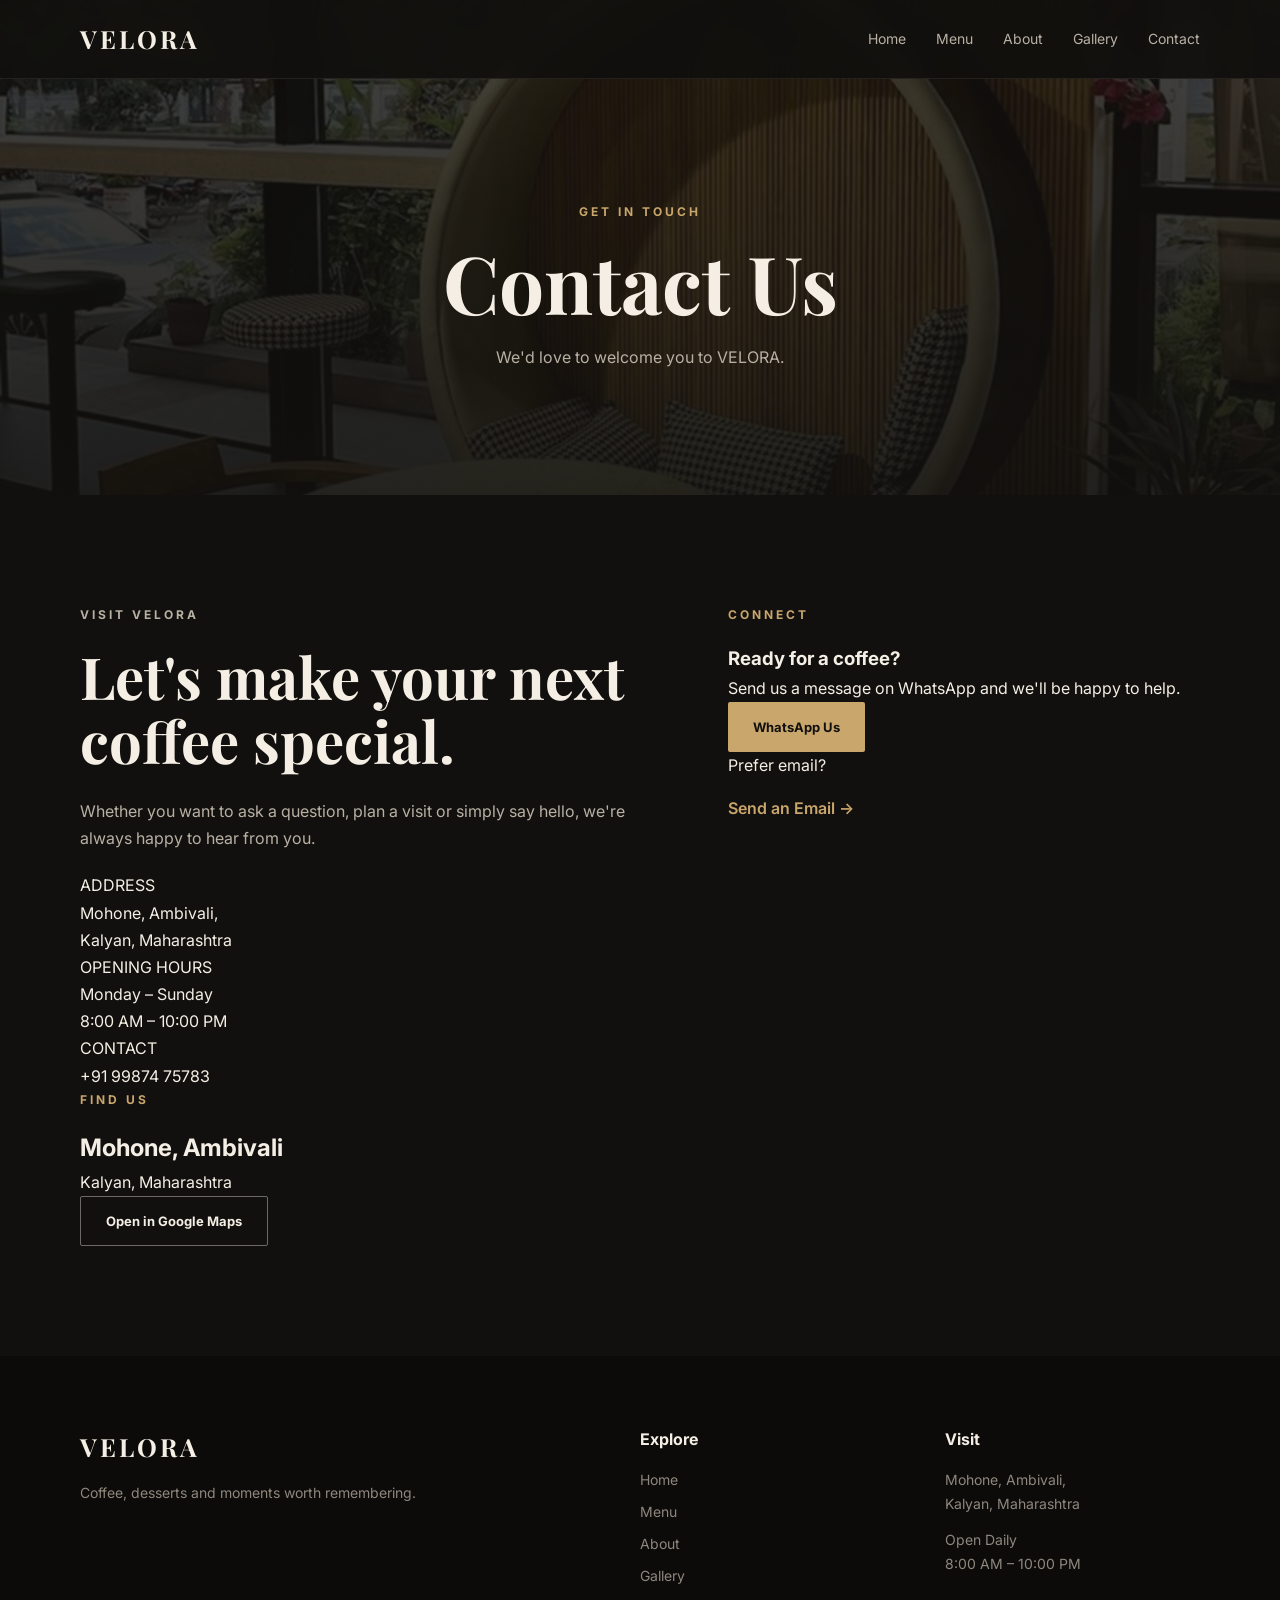
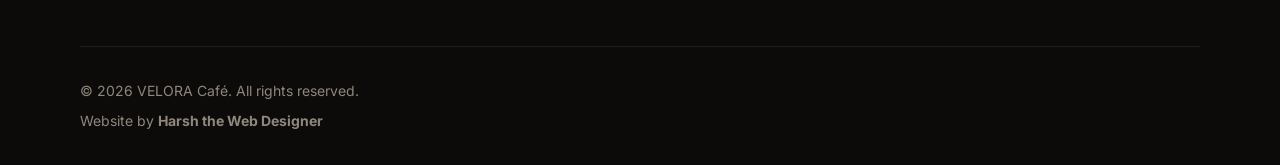
<file: contact.html>
<!DOCTYPE html>
<html lang="en">

<head>
    <meta charset="UTF-8">

    <meta name="viewport"
        content="width=device-width, initial-scale=1.0">

    <meta name="description"
        content="Contact VELORA Café — Find us, call us or connect with us on WhatsApp.">

    <title>Contact | VELORA Café</title>

    <link rel="preconnect" href="https://fonts.googleapis.com">
    <link rel="preconnect" href="https://fonts.gstatic.com" crossorigin>

    <link
        href="https://fonts.googleapis.com/css2?family=Inter:wght@400;500;600;700&family=Playfair+Display:wght@500;600;700&display=swap"
        rel="stylesheet">

    <link rel="stylesheet" href="style.css">
</head>

<body>

    <!-- HEADER -->

    <header class="header">

        <div class="container nav-container">

            <a href="index.html" class="logo">
                VELORA
            </a>

            <button class="menu-toggle" aria-label="Open Menu">
                ☰
            </button>

            <nav class="nav">

                <a href="index.html">Home</a>
                <a href="menu.html">Menu</a>
                <a href="about.html">About</a>
                <a href="gallery.html">Gallery</a>
                <a href="contact.html">Contact</a>

            </nav>

        </div>

    </header>


    <!-- CONTACT HERO -->

    <section class="page-hero">

        <div class="container page-hero-content">

            <p class="eyebrow">
                GET IN TOUCH
            </p>

            <h1>
                Contact Us
            </h1>

            <p>
                We'd love to welcome you to VELORA.
            </p>

        </div>

    </section>


    <!-- CONTACT -->

    <main class="section">

        <div class="container contact-grid">

            <!-- CONTACT INFO -->

            <div class="contact-info">

                <p class="eyebrow">
                    VISIT VELORA
                </p>

                <h2>
                    Let's make your next coffee special.
                </h2>

                <p>
                    Whether you want to ask a question,
                    plan a visit or simply say hello,
                    we're always happy to hear from you.
                </p>


                <div class="contact-detail">

                    <span>ADDRESS</span>

                    <p>
                        Mohone, Ambivali,<br>
                        Kalyan, Maharashtra
                    </p>

                </div>


                <div class="contact-detail">

                    <span>OPENING HOURS</span>

                    <p>
                        Monday – Sunday<br>
                        8:00 AM – 10:00 PM
                    </p>

                </div>


                <div class="contact-detail">

                    <span>CONTACT</span>

                    <p>
                        +91 99874 75783
                    </p>

                </div>

            </div>


            <!-- CONTACT CARD -->

            <div class="contact-card">

                <p class="eyebrow">
                    CONNECT
                </p>

                <h3>
                    Ready for a coffee?
                </h3>

                <p>
                    Send us a message on WhatsApp
                    and we'll be happy to help.
                </p>

                <a
                    href="https://wa.me/919987475783"
                    target="_blank"
                    class="btn btn-primary">

                    WhatsApp Us

                </a>


                <div class="contact-divider"></div>


                <p class="small-text">
                    Prefer email?
                </p>

                <a
                    href="mailto:harshwardhankdm@gmail.com"
                    class="text-link">

                    Send an Email →

                </a>

            </div>

        </div>


        <!-- MAP / VISIT SECTION -->

        <div class="container visit-section">

            <div class="visit-card">

                <p class="eyebrow">
                    FIND US
                </p>

                <h2>
                    Mohone, Ambivali
                </h2>

                <p>
                    Kalyan, Maharashtra
                </p>

                <a
                    href="https://www.google.com/maps/search/?api=1&query=Mohone%2C%20Ambivali%2C%20Kalyan%2C%20Maharashtra"
                    target="_blank"
                    class="btn btn-outline">

                    Open in Google Maps

                </a>

            </div>

        </div>

    </main>


    <!-- FOOTER -->

    <footer class="footer">

        <div class="container footer-grid">

            <div>

                <a href="index.html" class="logo">
                    VELORA
                </a>

                <p>
                    Coffee, desserts and moments worth remembering.
                </p>

            </div>


            <div>

                <h4>
                    Explore
                </h4>

                <a href="index.html">Home</a>
                <a href="menu.html">Menu</a>
                <a href="about.html">About</a>
                <a href="gallery.html">Gallery</a>

            </div>


            <div>

                <h4>
                    Visit
                </h4>

                <p>
                    Mohone, Ambivali,<br>
                    Kalyan, Maharashtra
                </p>

                <p>
                    Open Daily<br>
                    8:00 AM – 10:00 PM
                </p>

            </div>

        </div>


        <div class="container footer-bottom">

            <p>
                © <span id="year"></span> VELORA Café.
                All rights reserved.
            </p>

            <p>
                Website by
                <strong>Harsh the Web Designer</strong>
            </p>

        </div>

    </footer>


    <script src="script.js"></script>

</body>

</html>
</file>
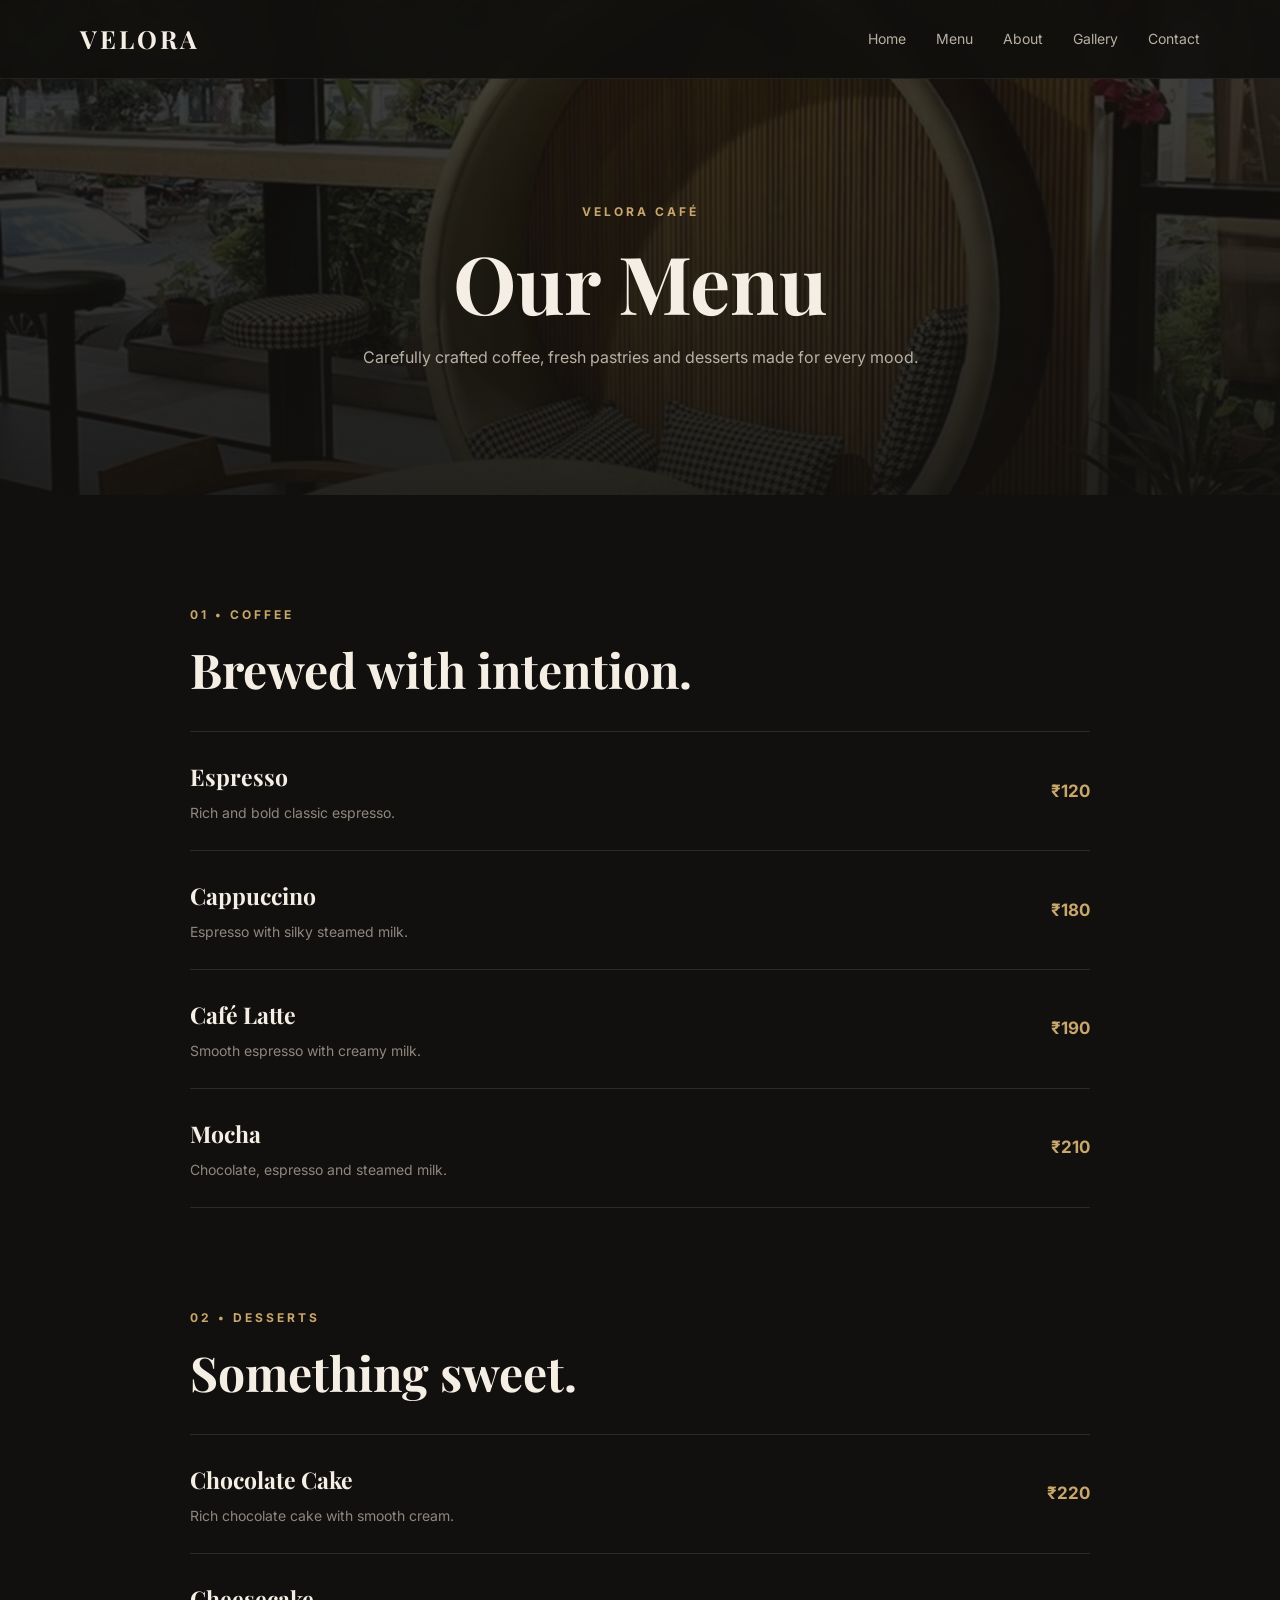
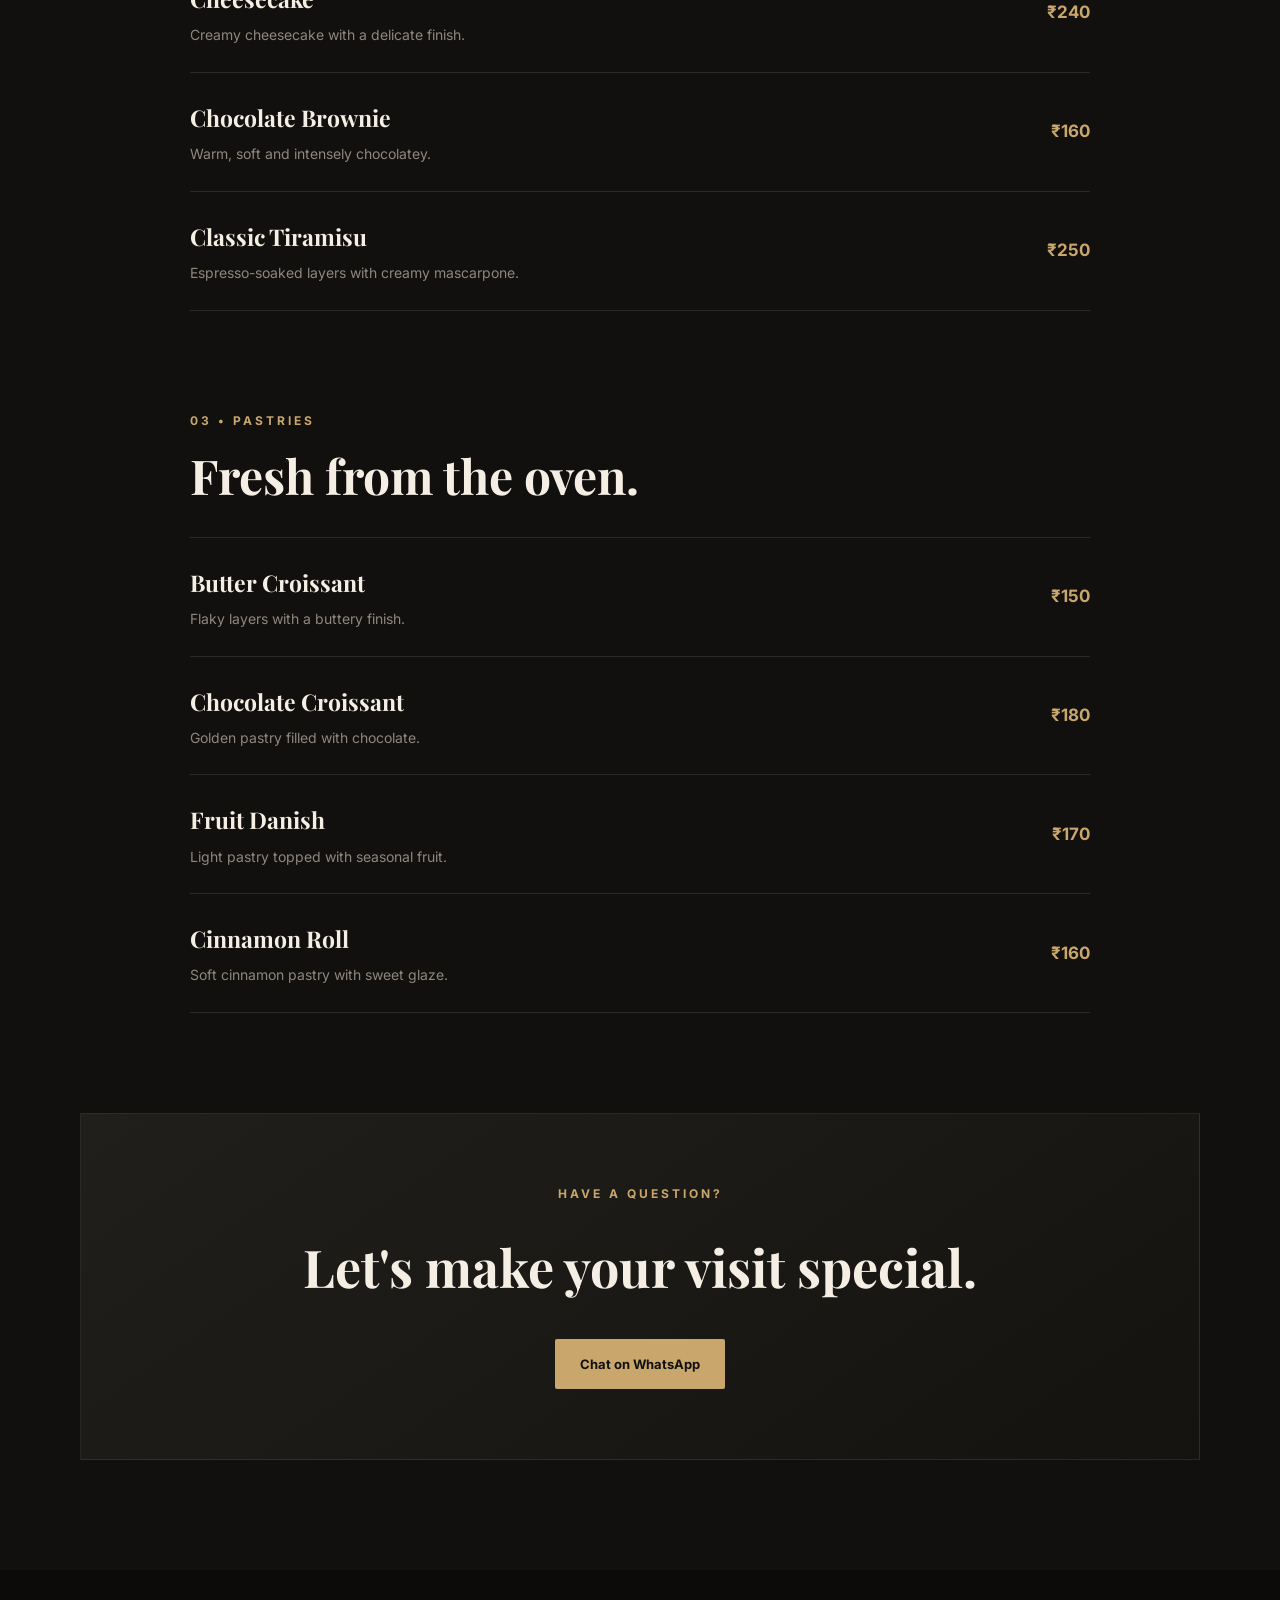
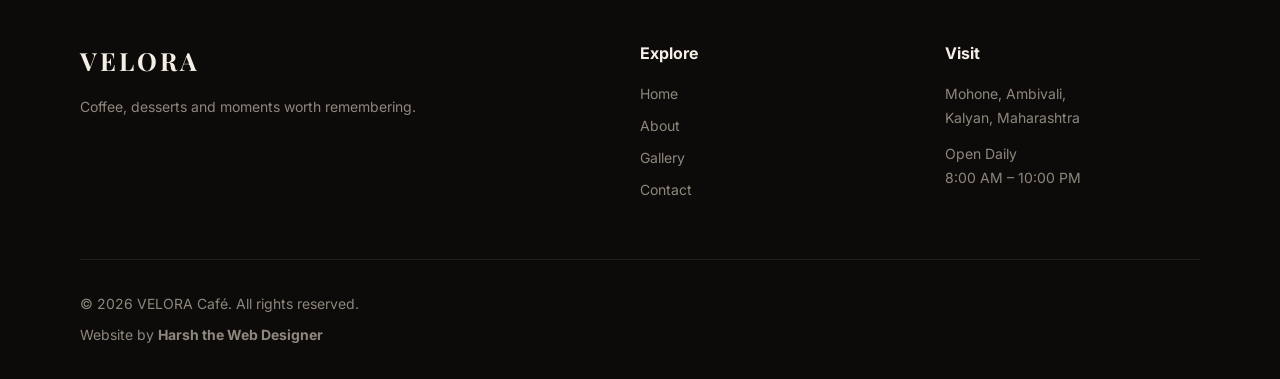
<file: menu.html>
<!DOCTYPE html>
<html lang="en">

<head>
    <meta charset="UTF-8">

    <meta name="viewport"
        content="width=device-width, initial-scale=1.0">

    <meta name="description"
        content="VELORA Café Menu — Coffee, pastries, cakes and handcrafted desserts.">

    <title>Menu | VELORA Café</title>

    <link rel="preconnect" href="https://fonts.googleapis.com">
    <link rel="preconnect" href="https://fonts.gstatic.com" crossorigin>

    <link
        href="https://fonts.googleapis.com/css2?family=Inter:wght@400;500;600;700&family=Playfair+Display:wght@500;600;700&display=swap"
        rel="stylesheet">

    <link rel="stylesheet" href="style.css">
</head>

<body>

    <!-- HEADER -->

    <header class="header">

        <div class="container nav-container">

            <a href="index.html" class="logo">
                VELORA
            </a>

            <button class="menu-toggle" aria-label="Open Menu">
                ☰
            </button>

            <nav class="nav">

                <a href="index.html">Home</a>
                <a href="menu.html">Menu</a>
                <a href="about.html">About</a>
                <a href="gallery.html">Gallery</a>
                <a href="contact.html">Contact</a>

            </nav>

        </div>

    </header>


    <!-- MENU HERO -->

    <section class="page-hero">

        <div class="container page-hero-content">

            <p class="eyebrow">
                VELORA CAFÉ
            </p>

            <h1>
                Our Menu
            </h1>

            <p>
                Carefully crafted coffee, fresh pastries
                and desserts made for every mood.
            </p>

        </div>

    </section>


    <!-- MENU -->

    <main class="section">

        <div class="container">

            <!-- COFFEE -->

            <div class="menu-section">

                <div class="menu-heading">

                    <p class="eyebrow">
                        01 • COFFEE
                    </p>

                    <h2>
                        Brewed with intention.
                    </h2>

                </div>


                <div class="menu-list">

                    <div class="menu-item">

                        <div>
                            <h3>Espresso</h3>
                            <p>Rich and bold classic espresso.</p>
                        </div>

                        <strong>₹120</strong>

                    </div>


                    <div class="menu-item">

                        <div>
                            <h3>Cappuccino</h3>
                            <p>Espresso with silky steamed milk.</p>
                        </div>

                        <strong>₹180</strong>

                    </div>


                    <div class="menu-item">

                        <div>
                            <h3>Café Latte</h3>
                            <p>Smooth espresso with creamy milk.</p>
                        </div>

                        <strong>₹190</strong>

                    </div>


                    <div class="menu-item">

                        <div>
                            <h3>Mocha</h3>
                            <p>Chocolate, espresso and steamed milk.</p>
                        </div>

                        <strong>₹210</strong>

                    </div>

                </div>

            </div>


            <!-- DESSERTS -->

            <div class="menu-section">

                <div class="menu-heading">

                    <p class="eyebrow">
                        02 • DESSERTS
                    </p>

                    <h2>
                        Something sweet.
                    </h2>

                </div>


                <div class="menu-list">

                    <div class="menu-item">

                        <div>
                            <h3>Chocolate Cake</h3>
                            <p>Rich chocolate cake with smooth cream.</p>
                        </div>

                        <strong>₹220</strong>

                    </div>


                    <div class="menu-item">

                        <div>
                            <h3>Cheesecake</h3>
                            <p>Creamy cheesecake with a delicate finish.</p>
                        </div>

                        <strong>₹240</strong>

                    </div>


                    <div class="menu-item">

                        <div>
                            <h3>Chocolate Brownie</h3>
                            <p>Warm, soft and intensely chocolatey.</p>
                        </div>

                        <strong>₹160</strong>

                    </div>


                    <div class="menu-item">

                        <div>
                            <h3>Classic Tiramisu</h3>
                            <p>Espresso-soaked layers with creamy mascarpone.</p>
                        </div>

                        <strong>₹250</strong>

                    </div>

                </div>

            </div>


            <!-- PASTRIES -->

            <div class="menu-section">

                <div class="menu-heading">

                    <p class="eyebrow">
                        03 • PASTRIES
                    </p>

                    <h2>
                        Fresh from the oven.
                    </h2>

                </div>


                <div class="menu-list">

                    <div class="menu-item">

                        <div>
                            <h3>Butter Croissant</h3>
                            <p>Flaky layers with a buttery finish.</p>
                        </div>

                        <strong>₹150</strong>

                    </div>


                    <div class="menu-item">

                        <div>
                            <h3>Chocolate Croissant</h3>
                            <p>Golden pastry filled with chocolate.</p>
                        </div>

                        <strong>₹180</strong>

                    </div>


                    <div class="menu-item">

                        <div>
                            <h3>Fruit Danish</h3>
                            <p>Light pastry topped with seasonal fruit.</p>
                        </div>

                        <strong>₹170</strong>

                    </div>


                    <div class="menu-item">

                        <div>
                            <h3>Cinnamon Roll</h3>
                            <p>Soft cinnamon pastry with sweet glaze.</p>
                        </div>

                        <strong>₹160</strong>

                    </div>

                </div>

            </div>


            <!-- CTA -->

            <div class="menu-cta">

                <p class="eyebrow">
                    HAVE A QUESTION?
                </p>

                <h2>
                    Let's make your visit special.
                </h2>

                <a
                    href="https://wa.me/919987475783"
                    target="_blank"
                    class="btn btn-primary">

                    Chat on WhatsApp

                </a>

            </div>

        </div>

    </main>


    <!-- FOOTER -->

    <footer class="footer">

        <div class="container footer-grid">

            <div>

                <a href="index.html" class="logo">
                    VELORA
                </a>

                <p>
                    Coffee, desserts and moments worth remembering.
                </p>

            </div>


            <div>

                <h4>
                    Explore
                </h4>

                <a href="index.html">Home</a>
                <a href="about.html">About</a>
                <a href="gallery.html">Gallery</a>
                <a href="contact.html">Contact</a>

            </div>


            <div>

                <h4>
                    Visit
                </h4>

                <p>
                    Mohone, Ambivali,<br>
                    Kalyan, Maharashtra
                </p>

                <p>
                    Open Daily<br>
                    8:00 AM – 10:00 PM
                </p>

            </div>

        </div>


        <div class="container footer-bottom">

            <p>
                © <span id="year"></span> VELORA Café.
                All rights reserved.
            </p>

            <p>
                Website by
                <strong>Harsh the Web Designer</strong>
            </p>

        </div>

    </footer>


    <script src="script.js"></script>

</body>

</html>
</file>
<file: style.css>
/* ================= RESET ================= */

* {
    margin: 0;
    padding: 0;
    box-sizing: border-box;
}

html {
    scroll-behavior: smooth;
    overflow-x: hidden;
}

body {
    font-family: "Inter", sans-serif;
    background: #11100e;
    color: #f4eee4;
    line-height: 1.7;
    overflow-x: hidden;
}

a {
    color: inherit;
    text-decoration: none;
}

img {
    max-width: 100%;
    display: block;
}

button,
input,
textarea,
select {
    font: inherit;
}

.container {
    width: min(1120px, 90%);
    margin: auto;
}


/* ================= HEADER ================= */

.header {
    position: fixed;
    top: 0;
    left: 0;
    width: 100%;
    z-index: 1000;
    background: rgba(17, 16, 14, 0.92);
    backdrop-filter: blur(12px);
    border-bottom: 1px solid rgba(244, 238, 228, 0.08);
}

.nav-container {
    min-height: 78px;
    display: flex;
    align-items: center;
    justify-content: space-between;
}

.logo {
    font-family: "Playfair Display", serif;
    font-size: 25px;
    font-weight: 700;
    letter-spacing: 3px;
}

.nav {
    display: flex;
    align-items: center;
    gap: 30px;
}

.nav a {
    font-size: 14px;
    color: #b9b0a4;
    transition: 0.3s;
}

.nav a:hover {
    color: #f4eee4;
}

.menu-toggle {
    display: none;
    background: transparent;
    border: 0;
    color: #f4eee4;
    font-size: 28px;
    cursor: pointer;
    padding: 5px;
}


/* ================= HERO ================= */

.hero {
    min-height: 100vh;
    position: relative;
    display: flex;
    align-items: center;
    background:
        linear-gradient(
            90deg,
            rgba(17, 16, 14, 0.88),
            rgba(17, 16, 14, 0.38)
        ),
        url("images/hero.jpg.jpg") center/cover no-repeat;
}

.hero-overlay {
    position: absolute;
    inset: 0;
    background: linear-gradient(
        to top,
        rgba(17, 16, 14, 0.9),
        transparent 55%
    );
}

.hero-content {
    position: relative;
    z-index: 2;
    padding-top: 80px;
}

.eyebrow {
    color: #c9a66b;
    font-size: 12px;
    font-weight: 700;
    letter-spacing: 3px;
    text-transform: uppercase;
    margin-bottom: 18px;
}

.hero h1 {
    max-width: 760px;
    font-family: "Playfair Display", serif;
    font-size: clamp(48px, 8vw, 88px);
    line-height: 1.02;
    margin-bottom: 25px;
}

.hero-text {
    max-width: 590px;
    color: #b9b0a4;
    font-size: 16px;
    margin-bottom: 32px;
}

.hero-buttons {
    display: flex;
    gap: 14px;
    flex-wrap: wrap;
}


/* ================= BUTTONS ================= */

.btn {
    display: inline-flex;
    align-items: center;
    justify-content: center;
    min-height: 50px;
    padding: 0 25px;
    border-radius: 2px;
    font-size: 13px;
    font-weight: 700;
    transition: 0.3s;
}

.btn-primary {
    background: #c9a66b;
    color: #11100e;
}

.btn-primary:hover {
    transform: translateY(-3px);
}

.btn-outline {
    border: 1px solid rgba(244, 238, 228, 0.4);
    color: #f4eee4;
}

.btn-outline:hover {
    background: #f4eee4;
    color: #11100e;
}


/* ================= SECTIONS ================= */

.section {
    padding: 110px 0;
}

.section-heading {
    max-width: 680px;
    margin-bottom: 55px;
}

.section-heading h2 {
    font-family: "Playfair Display", serif;
    font-size: clamp(38px, 5vw, 58px);
    line-height: 1.1;
    margin-bottom: 18px;
}

.section-heading p:last-child {
    color: #b9b0a4;
}


/* ================= PRODUCTS ================= */

.product-grid {
    display: grid;
    grid-template-columns: repeat(3, 1fr);
    gap: 22px;
}

.product-card {
    background: #211f1b;
    border: 1px solid rgba(244, 238, 228, 0.08);
    transition: 0.35s;
    overflow: hidden;
}

.product-card:hover {
    transform: translateY(-8px);
    border-color: rgba(201, 166, 107, 0.5);
}

.product-image {
    height: 330px;
    background-position: center;
    background-size: cover;
    background-repeat: no-repeat;
}

.coffee-image {
    background-image: url("images/coffee.jpg.webp");
}

.cake-image {
    background-image: url("images/Cake.jpg.jpg");
}

.pastry-image {
    background-image: url("images/pestry.jpg.jpg");
}

.product-content {
    padding: 25px;
}

.product-number {
    color: #c9a66b;
    font-size: 12px;
    letter-spacing: 2px;
}

.product-content h3 {
    font-family: "Playfair Display", serif;
    font-size: 26px;
    margin: 10px 0;
}

.product-content p {
    color: #b9b0a4;
    font-size: 14px;
}


/* ================= EXPERIENCE ================= */

.experience {
    padding: 110px 0;
    background: #191714;
}

.experience-grid {
    display: grid;
    grid-template-columns: 1fr 1fr;
    gap: 70px;
    align-items: center;
}

.experience-image {
    min-height: 550px;
    background:
        linear-gradient(
            to top,
            rgba(17, 16, 14, 0.25),
            transparent
        ),
        url("images/hero.jpg.jpg") center/cover no-repeat;
}

.experience-content h2 {
    font-family: "Playfair Display", serif;
    font-size: clamp(38px, 5vw, 58px);
    line-height: 1.1;
    margin-bottom: 25px;
}

.experience-content p {
    color: #b9b0a4;
    margin-bottom: 18px;
}

.text-link {
    display: inline-block;
    margin-top: 15px;
    color: #c9a66b;
    font-weight: 600;
}


/* ================= REVIEWS ================= */

.review-grid {
    display: grid;
    grid-template-columns: repeat(3, 1fr);
    gap: 20px;
}

.review-card {
    padding: 30px;
    background: #211f1b;
    border: 1px solid rgba(244, 238, 228, 0.08);
}

.stars {
    color: #c9a66b;
    letter-spacing: 3px;
    margin-bottom: 18px;
}

.review-card p {
    color: #d7d0c6;
    margin-bottom: 20px;
}

.review-card span {
    color: #8f877d;
    font-size: 13px;
}


/* ================= CTA ================= */

.cta {
    min-height: 520px;
    position: relative;
    display: flex;
    align-items: center;
    text-align: center;
    background:
        url("images/CTA jpg.jpg") center/cover no-repeat;
}

.cta-overlay {
    position: absolute;
    inset: 0;
    background: rgba(17, 16, 14, 0.7);
}

.cta-content {
    position: relative;
    z-index: 2;
}

.cta h2 {
    font-family: "Playfair Display", serif;
    font-size: clamp(42px, 6vw, 70px);
    margin-bottom: 15px;
}

.cta p {
    color: #d0c7ba;
    margin-bottom: 30px;
}


/* ================= FOOTER ================= */

.footer {
    padding: 70px 0 25px;
    background: #0c0b0a;
}

.footer-grid {
    display: grid;
    grid-template-columns: 2fr 1fr 1fr;
    gap: 50px;
    padding-bottom: 50px;
}

.footer p {
    color: #8f877d;
    font-size: 14px;
    margin-top: 12px;
}

.footer h4 {
    margin-bottom: 15px;
}

.footer-grid a:not(.logo) {
    display: block;
    color: #8f877d;
    font-size: 14px;
    margin-bottom: 8px;
}

.footer-grid a:hover {
    color: #f4eee4;
}

.footer-bottom {
    padding-top: 25px;
    border-top: 1px solid rgba(244, 238, 228, 0.08);
}

.footer-bottom p {
    margin: 7px 0;
}

.footer-bottom a {
    color: #c9a66b;
}


/* ================= WHATSAPP ================= */

.whatsapp-float {
    position: fixed;
    right: 20px;
    bottom: 20px;
    z-index: 999;
    padding: 13px 18px;
    background: #25d366;
    color: white;
    border-radius: 30px;
    font-size: 13px;
    font-weight: 700;
    box-shadow: 0 8px 25px rgba(0, 0, 0, 0.35);
}


/* ================= PAGE HERO ================= */

.page-hero {
    min-height: 55vh;
    display: flex;
    align-items: center;
    position: relative;
    background:
        linear-gradient(
            rgba(17, 16, 14, 0.78),
            rgba(17, 16, 14, 0.92)
        ),
        url("images/hero.jpg.jpg") center/cover no-repeat;
    padding-top: 78px;
}

.page-hero-content {
    text-align: center;
}

.page-hero h1 {
    font-family: "Playfair Display", serif;
    font-size: clamp(50px, 8vw, 80px);
    line-height: 1.05;
    margin-bottom: 20px;
}

.page-hero-content > p:last-child {
    max-width: 600px;
    margin: auto;
    color: #b9b0a4;
}


/* ================= MENU PAGE ================= */

.menu-section {
    max-width: 900px;
    margin: 0 auto 100px;
}

.menu-heading {
    margin-bottom: 35px;
}

.menu-heading h2 {
    font-family: "Playfair Display", serif;
    font-size: clamp(34px, 5vw, 48px);
    line-height: 1.1;
}

.menu-list {
    border-top: 1px solid rgba(244, 238, 228, 0.12);
}

.menu-item {
    display: flex;
    justify-content: space-between;
    align-items: center;
    gap: 30px;
    padding: 25px 0;
    border-bottom: 1px solid rgba(244, 238, 228, 0.12);
    transition: 0.3s;
}

.menu-item:hover {
    padding-left: 10px;
    padding-right: 10px;
    background: rgba(244, 238, 228, 0.025);
}

.menu-item h3 {
    font-family: "Playfair Display", serif;
    font-size: 23px;
    margin-bottom: 5px;
}

.menu-item p {
    color: #8f877d;
    font-size: 14px;
}

.menu-item strong {
    color: #c9a66b;
    font-size: 17px;
    white-space: nowrap;
}

.menu-cta {
    padding: 70px 30px;
    text-align: center;
    background:
        linear-gradient(
            145deg,
            #211f1b,
            #151310
        );
    border: 1px solid rgba(244, 238, 228, 0.08);
}

.menu-cta h2 {
    font-family: "Playfair Display", serif;
    font-size: clamp(35px, 5vw, 52px);
    margin-bottom: 28px;
}


/* ================= ABOUT PAGE ================= */

.about-grid {
    display: grid;
    grid-template-columns: 1fr 1fr;
    gap: 70px;
    align-items: center;
}

.about-image {
    min-height: 560px;
    background:
        linear-gradient(
            to top,
            rgba(17, 16, 14, 0.25),
            transparent
        ),
        url("images/hero.jpg.jpg") center/cover no-repeat;
}

.about-content h2 {
    font-family: "Playfair Display", serif;
    font-size: clamp(38px, 5vw, 58px);
    line-height: 1.1;
    margin-bottom: 25px;
}

.about-content p {
    color: #b9b0a4;
    margin-bottom: 18px;
}

.values-grid {
    display: grid;
    grid-template-columns: repeat(3, 1fr);
    gap: 20px;
}

.value-card {
    padding: 30px;
    background: #211f1b;
    border: 1px solid rgba(244, 238, 228, 0.08);
    transition: 0.3s;
}

.value-card:hover {
    transform: translateY(-6px);
    border-color: rgba(201, 166, 107, 0.5);
}

.value-card span {
    color: #c9a66b;
    font-size: 12px;
    letter-spacing: 2px;
}

.value-card h3 {
    font-family: "Playfair Display", serif;
    font-size: 26px;
    margin: 12px 0;
}

.value-card p {
    color: #8f877d;
    font-size: 14px;
}


/* ================= GALLERY PAGE ================= */

.gallery-grid {
    display: grid;
    grid-template-columns: 1.3fr 1fr 1fr;
    grid-auto-rows: 260px;
    gap: 18px;
}

.gallery-item {
    overflow: hidden;
    background: #211f1b;
    border: 1px solid rgba(244, 238, 228, 0.08);
}

.gallery-item img {
    width: 100%;
    height: 100%;
    object-fit: cover;
    transition: transform 0.5s ease;
}

.gallery-item:hover img {
    transform: scale(1.05);
}

.gallery-hero-image {
    grid-row: span 2;
}

.gallery-wide {
    grid-column: span 2;
}

.gallery-cta {
    margin-top: 70px;
    padding: 70px 30px;
    text-align: center;
    background:
        linear-gradient(
            145deg,
            #211f1b,
            #151310
        );
    border: 1px solid rgba(244, 238, 228, 0.08);
}

.gallery-cta h2 {
    font-family: "Playfair Display", serif;
    font-size: clamp(35px, 5vw, 52px);
    margin-bottom: 28px;
}


/* ================= CONTACT PAGE ================= */

.contact-grid {
    display: grid;
    grid-template-columns: 1.1fr 0.9fr;
    gap: 70px;
    align-items: start;
}

.contact-info h2 {
    font-family: "Playfair Display", serif;
    font-size: clamp(38px, 5vw, 58px);
    line-height: 1.1;
    margin-bottom: 25px;
}

.contact-info > p {
    color: #b9b0a4;
    max-width: 620px;
    margin-bottom: 20px;
}

.contact-details {
    margin-top: 35px;
}

.contact-details h4 {
    margin-bottom: 8px;
}

.contact-details p {
    color: #8f877d;
    font-size: 14px;
    margin-bottom: 20px;
}

.contact-form {
    background: #211f1b;
    padding: 35px;
    border: 1px solid rgba(244, 238, 228, 0.08);
}

.contact-form label {
    display: block;
    color: #b9b0a4;
    font-size: 13px;
    margin-bottom: 7px;
}

.contact-form input,
.contact-form textarea,
.contact-form select {
    width: 100%;
    border: 1px solid rgba(244, 238, 228, 0.14);
    background: #151310;
    color: #f4eee4;
    padding: 13px 14px;
    outline: none;
    margin-bottom: 18px;
    border-radius: 2px;
}

.contact-form textarea {
    min-height: 140px;
    resize: vertical;
}

.contact-form input:focus,
.contact-form textarea:focus,
.contact-form select:focus {
    border-color: #c9a66b;
}

.contact-form .btn {
    border: 0;
    cursor: pointer;
}


/* =========================================================
   TABLET
========================================================= */

@media (max-width: 900px) {

    .container {
        width: min(92%, 700px);
    }

    /* HEADER */

    .menu-toggle {
        display: block;
    }

    .nav {
        display: none;
    }

    .nav.active {
        display: flex;
        position: absolute;
        top: 78px;
        left: 0;
        width: 100%;
        padding: 25px 5%;
        flex-direction: column;
        align-items: flex-start;
        gap: 18px;
        background: #11100e;
        border-bottom: 1px solid rgba(244, 238, 228, 0.12);
    }

    .nav.active a {
        display: block;
        width: 100%;
        font-size: 15px;
        padding: 4px 0;
    }

    /* HOME */

    .hero {
        min-height: 90vh;
    }

    .hero h1 {
        font-size: clamp(48px, 9vw, 72px);
    }

    .product-grid,
    .review-grid {
        grid-template-columns: repeat(2, 1fr);
    }

    .experience-grid {
        grid-template-columns: 1fr;
        gap: 45px;
    }

    .experience-image {
        min-height: 480px;
    }

    /* ABOUT */

    .about-grid {
        grid-template-columns: 1fr;
        gap: 45px;
    }

    .about-image {
        min-height: 480px;
    }

    .values-grid {
        grid-template-columns: repeat(2, 1fr);
    }

    /* GALLERY */

    .gallery-grid {
        grid-template-columns: repeat(2, 1fr);
        grid-auto-rows: 240px;
    }

    .gallery-hero-image {
        grid-row: span 1;
    }

    .gallery-wide {
        grid-column: span 2;
    }

    /* CONTACT */

    .contact-grid {
        grid-template-columns: 1fr;
        gap: 45px;
    }

    /* FOOTER */

    .footer-grid {
        grid-template-columns: 1.5fr 1fr 1fr;
        gap: 30px;
    }
}


/* =========================================================
   MOBILE
========================================================= */

@media (max-width: 600px) {

    /* GLOBAL */

    .container {
        width: calc(100% - 36px);
    }

    .section {
        padding: 75px 0;
    }

    /* HEADER */

    .nav-container {
        min-height: 68px;
    }

    .logo {
        font-size: 21px;
        letter-spacing: 2.5px;
    }

    .menu-toggle {
        font-size: 26px;
    }

    .nav.active {
        top: 68px;
        padding: 22px 18px;
    }

    /* HERO */

    .hero {
        min-height: 100svh;
        align-items: center;
        background-position: 60% center;
    }

    .hero-content {
        padding-top: 60px;
    }

    .eyebrow {
        font-size: 10px;
        letter-spacing: 2px;
        margin-bottom: 14px;
    }

    .hero h1 {
        max-width: 100%;
        font-size: clamp(42px, 13vw, 58px);
        line-height: 1.03;
        margin-bottom: 20px;
    }

    .hero-text {
        max-width: 100%;
        font-size: 14px;
        line-height: 1.7;
        margin-bottom: 26px;
    }

    .hero-buttons {
        width: 100%;
        flex-direction: column;
        gap: 11px;
    }

    .hero-buttons .btn {
        width: 100%;
    }

    /* BUTTONS */

    .btn {
        min-height: 48px;
        padding: 0 20px;
        font-size: 12px;
    }

    /* SECTION HEADING */

    .section-heading {
        margin-bottom: 35px;
    }

    .section-heading h2 {
        font-size: clamp(34px, 10vw, 45px);
    }

    .section-heading p:last-child {
        font-size: 14px;
    }

    /* PRODUCTS */

    .product-grid {
        grid-template-columns: 1fr;
        gap: 18px;
    }

    .product-image {
        height: 270px;
    }

    .product-content {
        padding: 21px;
    }

    .product-content h3 {
        font-size: 24px;
    }

    .product-content p {
        font-size: 13px;
    }

    /* EXPERIENCE */

    .experience {
        padding: 75px 0;
    }

    .experience-grid {
        gap: 35px;
    }

    .experience-image {
        min-height: 360px;
    }

    .experience-content h2 {
        font-size: clamp(34px, 10vw, 45px);
    }

    .experience-content p {
        font-size: 14px;
    }

    /* REVIEWS */

    .review-grid {
        grid-template-columns: 1fr;
        gap: 16px;
    }

    .review-card {
        padding: 23px;
    }

    .review-card p {
        font-size: 14px;
    }

    /* CTA */

    .cta {
        min-height: 430px;
        padding: 70px 0;
    }

    .cta h2 {
        font-size: clamp(38px, 11vw, 52px);
        line-height: 1.1;
    }

    .cta p {
        font-size: 14px;
    }

    /* PAGE HERO */

    .page-hero {
        min-height: 48vh;
        padding-top: 68px;
    }

    .page-hero h1 {
        font-size: clamp(44px, 13vw, 60px);
    }

    .page-hero-content > p:last-child {
        font-size: 14px;
    }

    /* MENU */

    .menu-section {
        margin-bottom: 65px;
    }

    .menu-heading {
        margin-bottom: 25px;
    }

    .menu-heading h2 {
        font-size: clamp(32px, 10vw, 42px);
    }

    .menu-item {
        align-items: flex-start;
        gap: 12px;
        padding: 20px 0;
    }

    .menu-item:hover {
        padding-left: 0;
        padding-right: 0;
    }

    .menu-item h3 {
        font-size: 19px;
        line-height: 1.3;
    }

    .menu-item p {
        font-size: 12px;
        line-height: 1.5;
    }

    .menu-item strong {
        font-size: 14px;
    }

    .menu-cta {
        padding: 45px 18px;
    }

    .menu-cta h2 {
        font-size: clamp(32px, 10vw, 45px);
    }

    /* ABOUT */

    .about-grid {
        gap: 30px;
    }

    .about-image {
        min-height: 350px;
    }

    .about-content h2 {
        font-size: clamp(34px, 10vw, 45px);
    }

    .about-content p {
        font-size: 14px;
    }

    .values-grid {
        grid-template-columns: 1fr;
        gap: 16px;
    }

    .value-card {
        padding: 23px;
    }

    .value-card h3 {
        font-size: 23px;
    }

    /* GALLERY */

    .gallery-grid {
        grid-template-columns: 1fr;
        grid-auto-rows: 250px;
        gap: 14px;
    }

    .gallery-hero-image,
    .gallery-wide {
        grid-column: auto;
        grid-row: auto;
    }

    .gallery-cta {
        margin-top: 50px;
        padding: 45px 18px;
    }

    .gallery-cta h2 {
        font-size: clamp(32px, 10vw, 45px);
    }

    /* CONTACT */

    .contact-grid {
        gap: 35px;
    }

    .contact-info h2 {
        font-size: clamp(34px, 10vw, 45px);
    }

    .contact-info > p {
        font-size: 14px;
    }

    .contact-form {
        padding: 23px;
    }

    /* FOOTER */

    .footer {
        padding: 55px 0 22px;
    }

    .footer-grid {
        grid-template-columns: 1fr;
        gap: 35px;
        padding-bottom: 35px;
    }

    .footer p {
        font-size: 13px;
    }

    .footer-bottom {
        padding-top: 20px;
    }

    .footer-bottom p {
        font-size: 12px;
    }

    /* WHATSAPP */

    .whatsapp-float {
        right: 14px;
        bottom: 14px;
        padding: 11px 15px;
        font-size: 12px;
    }
}


/* =========================================================
   VERY SMALL PHONES
========================================================= */

@media (max-width: 360px) {

    .container {
        width: calc(100% - 28p
</file>
